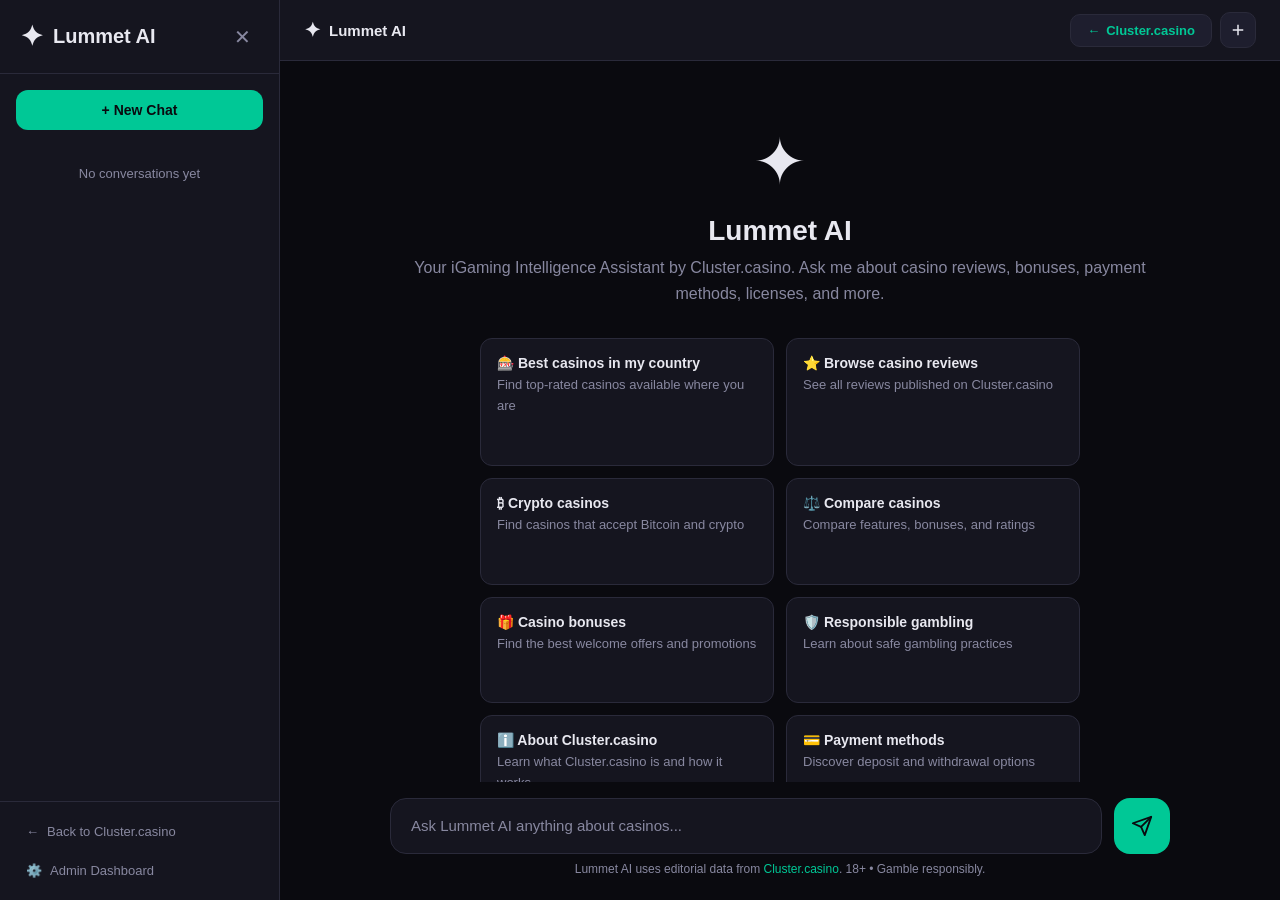
<file: en/lummet/index.html>
<!DOCTYPE html>
<html lang="en">
<head>
  <meta charset="UTF-8">
  <meta name="viewport" content="width=device-width, initial-scale=1.0">
  <title>Lummet AI — Your iGaming Intelligence Assistant | Cluster.casino</title>
  <meta name="description" content="Lummet AI by Cluster.casino — Explore casino reviews, compare casinos, check bonuses, and discover the best iGaming options.">
  <link rel="icon" href="data:image/svg+xml,<svg xmlns='http://www.w3.org/2000/svg' viewBox='0 0 100 100'><text y='.9em' font-size='90'>✦</text></svg>">
  <style>
    * { margin: 0; padding: 0; box-sizing: border-box; }
    :root {
      --bg: #0a0a0f; --surface: #15151f; --surface-2: #1e1e2e; --border: #2a2a3a;
      --text: #e8e8f0; --text-muted: #8888a0; --accent: #00C896; --accent-hover: #00A67E;
      --radius: 12px; --font: -apple-system, BlinkMacSystemFont, 'Segoe UI', Roboto, sans-serif;
      --sidebar-w: 280px;
    }
    body { background: var(--bg); color: var(--text); font-family: var(--font); height: 100vh; overflow: hidden; }
    a { color: var(--accent); text-decoration: none; }
    a:hover { text-decoration: underline; }

    .app { display: flex; height: 100vh; }

    /* ── Sidebar ── */
    .sidebar { width: var(--sidebar-w); background: var(--surface); border-right: 1px solid var(--border); display: flex; flex-direction: column; flex-shrink: 0; transition: transform 0.3s; }
    .sidebar-header { padding: 20px; border-bottom: 1px solid var(--border); display: flex; align-items: center; justify-content: space-between; }
    .sidebar-header h1 { font-size: 20px; font-weight: 700; display: flex; align-items: center; gap: 10px; }
    .sidebar-header h1 span { font-size: 28px; }
    .sidebar-close { background: none; border: none; color: var(--text-muted); font-size: 20px; cursor: pointer; padding: 4px 8px; border-radius: 6px; }
    .sidebar-close:hover { background: var(--surface-2); color: var(--text); }
    .new-chat-btn { margin: 16px; padding: 12px; background: var(--accent); border: none; border-radius: var(--radius); color: #0a0a0f; font-size: 14px; font-weight: 600; cursor: pointer; transition: background 0.2s; }
    .new-chat-btn:hover { background: var(--accent-hover); }
    .chat-list { flex: 1; overflow-y: auto; padding: 8px; }
    .chat-list::-webkit-scrollbar { width: 6px; }
    .chat-list::-webkit-scrollbar-thumb { background: var(--border); border-radius: 3px; }
    .chat-item { padding: 12px; border-radius: 10px; cursor: pointer; margin-bottom: 4px; font-size: 13px; color: var(--text-muted); transition: background 0.2s; white-space: nowrap; overflow: hidden; text-overflow: ellipsis; }
    .chat-item:hover { background: var(--surface-2); color: var(--text); }
    .chat-item.active { background: var(--surface-2); color: var(--text); }
    .sidebar-footer { padding: 12px 16px; border-top: 1px solid var(--border); }
    .back-link { display: flex; align-items: center; gap: 8px; padding: 10px; border-radius: 10px; cursor: pointer; font-size: 13px; color: var(--text-muted); transition: background 0.2s; text-decoration: none; }
    .back-link:hover { background: var(--surface-2); color: var(--accent); text-decoration: none; }
    .admin-link { display: flex; align-items: center; gap: 8px; padding: 10px; border-radius: 10px; cursor: pointer; font-size: 13px; color: var(--text-muted); transition: background 0.2s; }
    .admin-link:hover { background: var(--surface-2); color: var(--text); }

    /* ── Main ── */
    .main { flex: 1; display: flex; flex-direction: column; position: relative; }
    .header { padding: 12px 24px; border-bottom: 1px solid var(--border); display: flex; align-items: center; justify-content: space-between; background: var(--surface); }
    .header-title { font-size: 15px; font-weight: 600; display: flex; align-items: center; gap: 8px; }
    .header-title span { font-size: 20px; }
    .header-actions { display: flex; gap: 8px; align-items: center; }
    .icon-btn { background: var(--surface-2); border: 1px solid var(--border); color: var(--text); width: 36px; height: 36px; border-radius: 10px; cursor: pointer; font-size: 16px; display: flex; align-items: center; justify-content: center; transition: all 0.2s; }
    .icon-btn:hover { background: var(--border); }
    .menu-toggle { display: none; }
    .back-btn { background: var(--surface-2); border: 1px solid var(--border); color: var(--accent); padding: 8px 16px; border-radius: 10px; font-size: 13px; font-weight: 600; cursor: pointer; text-decoration: none; display: flex; align-items: center; gap: 6px; transition: all 0.2s; }
    .back-btn:hover { background: var(--accent); color: #0a0a0f; text-decoration: none; }

    /* ── Messages ── */
    .messages { flex: 1; overflow-y: auto; padding: 24px; scroll-behavior: smooth; }
    .messages::-webkit-scrollbar { width: 6px; }
    .messages::-webkit-scrollbar-thumb { background: var(--border); border-radius: 3px; }
    .message { max-width: 780px; margin: 0 auto 24px; display: flex; gap: 16px; animation: fadeIn 0.3s ease; }
    @keyframes fadeIn { from { opacity: 0; transform: translateY(10px); } to { opacity: 1; transform: translateY(0); } }
    .avatar { width: 36px; height: 36px; border-radius: 50%; flex-shrink: 0; display: flex; align-items: center; justify-content: center; font-size: 18px; }
    .avatar-ai { background: var(--accent); color: #0a0a0f; }
    .avatar-user { background: var(--surface-2); color: var(--text-muted); }
    .message-content { flex: 1; padding-top: 6px; }
    .message-content .name { font-size: 14px; font-weight: 600; margin-bottom: 4px; }
    .message-content .text { font-size: 15px; line-height: 1.7; color: var(--text); }
    .message-content .text p { margin-bottom: 12px; }
    .message-content .text ul, .message-content .text ol { margin: 8px 0 12px; padding-left: 24px; }
    .message-content .text li { margin: 4px 0; }
    .message-content .text strong { color: #fff; }
    .message-content .text code { background: rgba(255,255,255,0.1); padding: 2px 6px; border-radius: 4px; font-size: 13px; }
    .message-content .text pre { background: rgba(0,0,0,0.3); padding: 12px; border-radius: 8px; overflow-x: auto; margin: 8px 0; }
    .message-content .text a { color: var(--accent); }

    /* ── Welcome ── */
    .welcome { max-width: 780px; margin: 0 auto; padding: 40px 24px; text-align: center; }
    .welcome-icon { font-size: 64px; margin-bottom: 16px; }
    .welcome h2 { font-size: 28px; font-weight: 700; margin-bottom: 8px; }
    .welcome p { font-size: 16px; color: var(--text-muted); margin-bottom: 32px; line-height: 1.6; }
    .suggestions { display: grid; grid-template-columns: 1fr 1fr; gap: 12px; max-width: 600px; margin: 0 auto; }
    .suggestion-card { background: var(--surface); border: 1px solid var(--border); border-radius: var(--radius); padding: 16px; cursor: pointer; text-align: left; transition: all 0.2s; }
    .suggestion-card:hover { background: var(--surface-2); border-color: var(--accent); }
    .suggestion-card h3 { font-size: 14px; font-weight: 600; margin-bottom: 4px; }
    .suggestion-card p { font-size: 13px; color: var(--text-muted); }

    /* ── Typing ── */
    .typing { display: flex; gap: 4px; padding: 8px 0; }
    .typing-dot { width: 8px; height: 8px; border-radius: 50%; background: var(--text-muted); animation: bounce 1.4s infinite; }
    .typing-dot:nth-child(2) { animation-delay: 0.2s; }
    .typing-dot:nth-child(3) { animation-delay: 0.4s; }
    @keyframes bounce { 0%,60%,100% { transform: translateY(0); opacity: 0.4; } 30% { transform: translateY(-8px); opacity: 1; } }

    /* ── Input ── */
    .input-area { padding: 16px 24px 24px; }
    .input-wrapper { max-width: 780px; margin: 0 auto; display: flex; gap: 12px; align-items: flex-end; }
    .input-box { flex: 1; background: var(--surface); border: 1px solid var(--border); border-radius: 16px; padding: 16px 20px; color: var(--text); font-size: 15px; font-family: inherit; resize: none; max-height: 200px; min-height: 56px; outline: none; transition: border-color 0.2s; line-height: 1.5; }
    .input-box:focus { border-color: var(--accent); }
    .input-box::placeholder { color: var(--text-muted); }
    .send-btn { background: var(--accent); border: none; color: #0a0a0f; width: 56px; height: 56px; border-radius: 16px; cursor: pointer; display: flex; align-items: center; justify-content: center; transition: all 0.2s; flex-shrink: 0; }
    .send-btn:hover { background: var(--accent-hover); }
    .send-btn:disabled { opacity: 0.5; cursor: not-allowed; }
    .send-btn svg { width: 22px; height: 22px; }
    .input-hint { text-align: center; font-size: 12px; color: var(--text-muted); margin-top: 8px; max-width: 780px; margin-left: auto; margin-right: auto; }
    .input-hint a { color: var(--accent); }

    /* ── Admin Panel ── */
    .admin-overlay { position: fixed; inset: 0; background: var(--bg); z-index: 100; display: none; flex-direction: column; }
    .admin-overlay.open { display: flex; }
    .admin-header { padding: 16px 24px; border-bottom: 1px solid var(--border); display: flex; align-items: center; justify-content: space-between; background: var(--surface); }
    .admin-header h2 { font-size: 18px; font-weight: 700; display: flex; align-items: center; gap: 8px; }
    .admin-body { flex: 1; display: flex; overflow: hidden; }
    .admin-nav { width: 240px; background: var(--surface); border-right: 1px solid var(--border); padding: 16px; overflow-y: auto; }
    .admin-nav-item { padding: 12px; border-radius: 10px; cursor: pointer; font-size: 14px; color: var(--text-muted); margin-bottom: 4px; transition: all 0.2s; display: flex; align-items: center; gap: 8px; }
    .admin-nav-item:hover { background: var(--surface-2); color: var(--text); }
    .admin-nav-item.active { background: var(--accent); color: #0a0a0f; }
    .admin-content { flex: 1; overflow-y: auto; padding: 24px; }
    .admin-section { display: none; }
    .admin-section.active { display: block; }
    .admin-section h3 { font-size: 20px; font-weight: 700; margin-bottom: 16px; }
    .admin-card { background: var(--surface); border: 1px solid var(--border); border-radius: var(--radius); padding: 20px; margin-bottom: 16px; }
    .admin-card h4 { font-size: 16px; font-weight: 600; margin-bottom: 12px; }
    .cmd-console { background: var(--surface); border: 1px solid var(--border); border-radius: var(--radius); padding: 20px; margin-bottom: 16px; }
    .cmd-console h4 { font-size: 16px; font-weight: 600; margin-bottom: 8px; }
    .cmd-console p { font-size: 13px; color: var(--text-muted); margin-bottom: 12px; }
    .cmd-input { width: 100%; background: var(--bg); border: 1px solid var(--border); border-radius: 10px; padding: 14px; color: var(--text); font-size: 14px; font-family: inherit; resize: vertical; min-height: 80px; outline: none; margin-bottom: 12px; }
    .cmd-input:focus { border-color: var(--accent); }
    .cmd-btn { background: var(--accent); border: none; color: #0a0a0f; padding: 10px 20px; border-radius: 10px; font-size: 14px; font-weight: 600; cursor: pointer; }
    .cmd-btn:hover { background: var(--accent-hover); }
    .cmd-output { margin-top: 16px; padding: 14px; background: var(--bg); border: 1px solid var(--border); border-radius: 10px; font-size: 14px; line-height: 1.6; white-space: pre-wrap; max-height: 400px; overflow-y: auto; }
    .cmd-output:empty { display: none; }
    .data-table { width: 100%; border-collapse: collapse; }
    .data-table th, .data-table td { padding: 12px; text-align: left; border-bottom: 1px solid var(--border); font-size: 13px; }
    .data-table th { color: var(--text-muted); font-weight: 600; }
    .data-table tr:hover { background: var(--surface-2); }
    .login-overlay { position: fixed; inset: 0; background: var(--bg); z-index: 200; display: none; align-items: center; justify-content: center; }
    .login-overlay.show { display: flex; }
    .login-box { background: var(--surface); border: 1px solid var(--border); border-radius: 20px; padding: 40px; width: 400px; max-width: 90vw; }
    .login-box h2 { font-size: 24px; font-weight: 700; text-align: center; margin-bottom: 8px; }
    .login-box p { font-size: 14px; color: var(--text-muted); text-align: center; margin-bottom: 24px; }
    .login-input { width: 100%; background: var(--bg); border: 1px solid var(--border); border-radius: 10px; padding: 14px; color: var(--text); font-size: 14px; font-family: inherit; outline: none; margin-bottom: 12px; }
    .login-input:focus { border-color: var(--accent); }
    .login-btn { width: 100%; background: var(--accent); border: none; color: #0a0a0f; padding: 14px; border-radius: 10px; font-size: 15px; font-weight: 600; cursor: pointer; }
    .login-btn:hover { background: var(--accent-hover); }
    .login-error { color: #ef4444; font-size: 13px; text-align: center; margin-top: 8px; display: none; }
    .toast { position: fixed; bottom: 24px; right: 24px; background: var(--surface-2); border: 1px solid var(--border); border-radius: 12px; padding: 14px 20px; font-size: 14px; z-index: 300; transform: translateY(100px); opacity: 0; transition: all 0.3s; }
    .toast.show { transform: translateY(0); opacity: 1; }

    /* ── Responsive ── */
    @media (max-width: 768px) {
      .sidebar { position: fixed; left: 0; top: 0; height: 100vh; z-index: 50; transform: translateX(-100%); }
      .sidebar.open { transform: translateX(0); }
      .menu-toggle { display: flex; }
      .suggestions { grid-template-columns: 1fr; }
      .admin-nav { display: none; }
      .admin-content { padding: 16px; }
    }
    @media (prefers-reduced-motion: reduce) { * { animation: none !important; transition: none !important; } }
  </style>
</head>
<body>
  <div class="app">
    <!-- Sidebar -->
    <div class="sidebar" id="sidebar">
      <div class="sidebar-header">
        <h1><span>✦</span> Lummet AI</h1>
        <button class="sidebar-close" onclick="toggleSidebar(false)" aria-label="Close sidebar">✕</button>
      </div>
      <button class="new-chat-btn" onclick="newChat()">+ New Chat</button>
      <div class="chat-list" id="chatList"></div>
      <div class="sidebar-footer">
        <a href="https://cluster.casino" class="back-link">
          <span>←</span> Back to Cluster.casino
        </a>
        <div class="admin-link" onclick="openAdmin()" style="margin-top: 4px;">
          <span>⚙️</span> Admin Dashboard
        </div>
      </div>
    </div>

    <!-- Main Chat -->
    <div class="main">
      <div class="header">
        <button class="icon-btn menu-toggle" onclick="toggleSidebar()" aria-label="Menu">
          <svg width="20" height="20" viewBox="0 0 24 24" fill="none" stroke="currentColor" stroke-width="2"><line x1="3" y1="12" x2="21" y2="12"/><line x1="3" y1="6" x2="21" y2="6"/><line x1="3" y1="18" x2="21" y2="18"/></svg>
        </button>
        <div class="header-title"><span>✦</span> Lummet AI</div>
        <div class="header-actions">
          <a href="https://cluster.casino" class="back-btn">
            <span>←</span> Cluster.casino
          </a>
          <button class="icon-btn" onclick="newChat()" title="New chat" aria-label="New chat">
            <svg width="18" height="18" viewBox="0 0 24 24" fill="none" stroke="currentColor" stroke-width="2"><path d="M12 5v14M5 12h14"/></svg>
          </button>
        </div>
      </div>

      <div class="messages" id="messages">
        <div class="welcome" id="welcome">
          <div class="welcome-icon">✦</div>
          <h2>Lummet AI</h2>
          <p>Your iGaming Intelligence Assistant by Cluster.casino. Ask me about casino reviews, bonuses, payment methods, licenses, and more.</p>
          <div class="suggestions">
            <div class="suggestion-card" onclick="sendSuggestion('Show me the best casinos available in my country')">
              <h3>🎰 Best casinos in my country</h3>
              <p>Find top-rated casinos available where you are</p>
            </div>
            <div class="suggestion-card" onclick="sendSuggestion('What casino reviews are available?')">
              <h3>⭐ Browse casino reviews</h3>
              <p>See all reviews published on Cluster.casino</p>
            </div>
            <div class="suggestion-card" onclick="sendSuggestion('Which casinos support crypto payments?')">
              <h3>₿ Crypto casinos</h3>
              <p>Find casinos that accept Bitcoin and crypto</p>
            </div>
            <div class="suggestion-card" onclick="sendSuggestion('Compare Stake and BC.Game')">
              <h3>⚖️ Compare casinos</h3>
              <p>Compare features, bonuses, and ratings</p>
            </div>
            <div class="suggestion-card" onclick="sendSuggestion('What bonuses are available?')">
              <h3>🎁 Casino bonuses</h3>
              <p>Find the best welcome offers and promotions</p>
            </div>
            <div class="suggestion-card" onclick="sendSuggestion('Tell me about responsible gambling')">
              <h3>🛡️ Responsible gambling</h3>
              <p>Learn about safe gambling practices</p>
            </div>
            <div class="suggestion-card" onclick="sendSuggestion('What is Cluster.casino?')">
              <h3>ℹ️ About Cluster.casino</h3>
              <p>Learn what Cluster.casino is and how it works</p>
            </div>
            <div class="suggestion-card" onclick="sendSuggestion('What payment methods do casinos support?')">
              <h3>💳 Payment methods</h3>
              <p>Discover deposit and withdrawal options</p>
            </div>
          </div>
        </div>
      </div>

      <div class="input-area">
        <div class="input-wrapper">
          <textarea class="input-box" id="input" placeholder="Ask Lummet AI anything about casinos..." rows="1" aria-label="Message input"></textarea>
          <button class="send-btn" id="sendBtn" onclick="sendMessage()" aria-label="Send message">
            <svg viewBox="0 0 24 24" fill="none" stroke="currentColor" stroke-width="2" stroke-linecap="round" stroke-linejoin="round"><line x1="22" y1="2" x2="11" y2="13"/><polygon points="22 2 15 22 11 13 2 9 22 2"/></svg>
          </button>
        </div>
        <div class="input-hint">Lummet AI uses editorial data from <a href="https://cluster.casino">Cluster.casino</a>. 18+ • Gamble responsibly.</div>
      </div>
    </div>
  </div>

  <!-- Admin Overlay -->
  <div class="admin-overlay" id="adminOverlay">
    <div class="admin-header">
      <h2><span>⚙️</span> Lummet Admin</h2>
      <button class="icon-btn" onclick="closeAdmin()" aria-label="Close admin">✕</button>
    </div>
    <div class="admin-body">
      <div class="admin-nav" id="adminNav">
        <div class="admin-nav-item active" data-section="console" onclick="switchAdminSection('console')">🤖 AI Command Console</div>
        <div class="admin-nav-item" data-section="casinos" onclick="switchAdminSection('casinos')">🎰 Casinos</div>
        <div class="admin-nav-item" data-section="reviews" onclick="switchAdminSection('reviews')">⭐ Reviews</div>
        <div class="admin-nav-item" data-section="news" onclick="switchAdminSection('news')">📰 News</div>
        <div class="admin-nav-item" data-section="pages" onclick="switchAdminSection('pages')">📄 Pages</div>
        <div class="admin-nav-item" data-section="tools" onclick="switchAdminSection('tools')">🛠️ AI Tools</div>
      </div>
      <div class="admin-content">
        <div class="admin-section active" id="section-console">
          <h3>AI Command Console</h3>
          <div class="cmd-console">
            <h4>Natural Language Commands</h4>
            <p>Manage your entire backend using plain English. The AI understands your database schema and executes actions safely.</p>
            <textarea class="cmd-input" id="cmdInput" placeholder="Try: 'Publish all casinos that have a rating above 4' or 'Create a new casino called Lucky Block with a 100% welcome bonus'"></textarea>
            <button class="cmd-btn" onclick="executeCommand()">Execute</button>
            <div class="cmd-output" id="cmdOutput"></div>
          </div>
          <div class="admin-card">
            <h4>Example Commands</h4>
            <p style="font-size:13px;color:var(--text-muted);line-height:1.8;">
              • "Show me all unpublished casinos"<br>
              • "Publish all casinos with rating above 4"<br>
              • "Create a casino called Mega Dice with 200% bonus and Curacao license"<br>
              • "Update Stake's rating to 4.5"<br>
              • "Delete all news older than 2025"<br>
              • "Generate a review for BC.Game"<br>
              • "Generate SEO meta for all casinos without SEO titles"<br>
              • "Make Stake featured"
            </p>
          </div>
        </div>
        <div class="admin-section" id="section-casinos">
          <h3>Casinos</h3>
          <div class="admin-card">
            <h4>AI Casino Manager</h4>
            <p style="font-size:13px;color:var(--text-muted);margin-bottom:12px;">Create, update, or search casinos using natural language.</p>
            <textarea class="cmd-input" id="casinoCmdInput" placeholder="e.g. 'Create a new casino called Roobet with 100% bonus'"></textarea>
            <button class="cmd-btn" onclick="executeCasinoCommand()">Execute</button>
            <div class="cmd-output" id="casinoCmdOutput"></div>
          </div>
          <div class="admin-card">
            <h4>All Casinos</h4>
            <table class="data-table" id="casinosTable">
              <thead><tr><th>Name</th><th>Slug</th><th>Rating</th><th>Bonus</th><th>Published</th><th>Featured</th><th>Actions</th></tr></thead>
              <tbody id="casinosTableBody"></tbody>
            </table>
          </div>
        </div>
        <div class="admin-section" id="section-reviews">
          <h3>Reviews</h3>
          <div class="admin-card">
            <h4>AI Review Generator</h4>
            <p style="font-size:13px;color:var(--text-muted);margin-bottom:12px;">Generate full casino reviews with AI.</p>
            <input class="login-input" id="reviewCasinoName" placeholder="Casino name (e.g. Stake)">
            <input class="login-input" id="reviewCountry" placeholder="Country code (e.g. RW)" style="margin-bottom:12px;">
            <button class="cmd-btn" onclick="generateReview()">Generate Review</button>
            <div class="cmd-output" id="reviewOutput"></div>
          </div>
          <div class="admin-card">
            <h4>All Reviews</h4>
            <table class="data-table" id="reviewsTable">
              <thead><tr><th>Title</th><th>Casino</th><th>Rating</th><th>Published</th><th>Actions</th></tr></thead>
              <tbody id="reviewsTableBody"></tbody>
            </table>
          </div>
        </div>
        <div class="admin-section" id="section-news">
          <h3>News</h3>
          <div class="admin-card">
            <h4>AI News Manager</h4>
            <p style="font-size:13px;color:var(--text-muted);margin-bottom:12px;">Manage news articles with AI commands.</p>
            <textarea class="cmd-input" id="newsCmdInput" placeholder="e.g. 'Publish all news'"></textarea>
            <button class="cmd-btn" onclick="executeNewsCommand()">Execute</button>
            <div class="cmd-output" id="newsCmdOutput"></div>
          </div>
          <div class="admin-card">
            <h4>All News</h4>
            <table class="data-table" id="newsTable">
              <thead><tr><th>Title</th><th>Published</th><th>Date</th><th>Actions</th></tr></thead>
              <tbody id="newsTableBody"></tbody>
            </table>
          </div>
        </div>
        <div class="admin-section" id="section-pages">
          <h3>Pages</h3>
          <div class="admin-card">
            <h4>All Pages</h4>
            <table class="data-table" id="pagesTable">
              <thead><tr><th>Title</th><th>Slug</th><th>Type</th><th>Published</th><th>Actions</th></tr></thead>
              <tbody id="pagesTableBody"></tbody>
            </table>
          </div>
        </div>
        <div class="admin-section" id="section-tools">
          <h3>AI Tools</h3>
          <div class="admin-card">
            <h4>Bulk SEO Generation</h4>
            <p style="font-size:13px;color:var(--text-muted);margin-bottom:12px;">Generate SEO titles and meta descriptions for all casinos missing them.</p>
            <button class="cmd-btn" onclick="bulkGenerateSEO()">Run Bulk SEO</button>
            <div class="cmd-output" id="seoOutput"></div>
          </div>
          <div class="admin-card">
            <h4>Bulk FAQ Generation</h4>
            <p style="font-size:13px;color:var(--text-muted);margin-bottom:12px;">Generate FAQs for all casinos.</p>
            <button class="cmd-btn" onclick="bulkGenerateFAQs()">Run Bulk FAQ</button>
            <div class="cmd-output" id="faqOutput"></div>
          </div>
          <div class="admin-card">
            <h4>Bulk Review Generation</h4>
            <p style="font-size:13px;color:var(--text-muted);margin-bottom:12px;">Generate full reviews for all casinos that don't have one.</p>
            <button class="cmd-btn" onclick="bulkGenerateReviews()">Run Bulk Reviews</button>
            <div class="cmd-output" id="bulkReviewOutput"></div>
          </div>
        </div>
      </div>
    </div>
  </div>

  <!-- Login Overlay -->
  <div class="login-overlay" id="loginOverlay">
    <div class="login-box">
      <h2>🔒 Lummet Admin</h2>
      <p>Sign in to manage Cluster.casino</p>
      <input class="login-input" id="loginEmail" type="email" placeholder="Email" onkeydown="if(event.key==='Enter')document.getElementById('loginPassword').focus()">
      <input class="login-input" id="loginPassword" type="password" placeholder="Password" onkeydown="if(event.key==='Enter')doLogin()">
      <button class="login-btn" onclick="doLogin()">Sign In</button>
      <div class="login-error" id="loginError">Invalid credentials</div>
    </div>
  </div>

  <!-- Toast -->
  <div class="toast" id="toast"></div>

  <script>
    let sessionId = 'lummet-' + Date.now() + '-' + Math.random().toString(36).slice(2,10);
    let isStreaming = false;
    let adminToken = sessionStorage.getItem('lummetAdminToken') || null;
    let conversations = JSON.parse(localStorage.getItem('lummetConversations') || '[]');

    document.getElementById('input').addEventListener('keydown', e => {
      if (e.key === 'Enter' && !e.shiftKey) { e.preventDefault(); sendMessage(); }
    });
    document.getElementById('input').addEventListener('input', function() {
      this.style.height = 'auto';
      this.style.height = Math.min(this.scrollHeight, 200) + 'px';
    });
    renderChatList();

    function sendSuggestion(text) { document.getElementById('input').value = text; sendMessage(); }

    async function sendMessage() {
      const input = document.getElementById('input');
      const text = input.value.trim();
      if (!text || isStreaming) return;
      const welcome = document.getElementById('welcome');
      if (welcome) welcome.remove();
      addMessage(text, 'user');
      input.value = '';
      input.style.height = 'auto';
      input.disabled = true;
      document.getElementById('sendBtn').disabled = true;
      isStreaming = true;
      showTyping();
      try {
        const response = await fetch('/api/chat/stream', {
          method: 'POST',
          headers: { 'Content-Type': 'application/json' },
          body: JSON.stringify({ message: text, session_id: sessionId })
        });
        if (!response.ok) throw new Error('Stream failed');
        const contentType = response.headers.get('Content-Type') || '';
        if (contentType.includes('text/event-stream')) {
          await handleStream(response);
        } else {
          const data = await response.json();
          hideTyping();
          addMessage(data.answer || 'Sorry, I could not generate a response.', 'ai');
        }
      } catch (error) {
        console.error('Stream error:', error);
        hideTyping();
        try {
          const response = await fetch('/api/chat', {
            method: 'POST',
            headers: { 'Content-Type': 'application/json' },
            body: JSON.stringify({ message: text, session_id: sessionId })
          });
          const data = await response.json();
          addMessage(data.answer || 'Sorry, something went wrong.', 'ai');
        } catch (e) {
          addMessage('Sorry, something went wrong. Please try again.', 'ai');
        }
      } finally {
        isStreaming = false;
        input.disabled = false;
        document.getElementById('sendBtn').disabled = false;
        input.focus();
        saveConversation(text);
      }
    }

    async function handleStream(response) {
      hideTyping();
      const messagesEl = document.getElementById('messages');
      const msg = document.createElement('div');
      msg.className = 'message';
      msg.innerHTML = '<div class="avatar avatar-ai">✦</div><div class="message-content"><div class="name">Lummet AI</div><div class="text" id="streamingText"></div></div>';
      messagesEl.appendChild(msg);
      const textEl = msg.querySelector('#streamingText');
      textEl.id = '';
      const reader = response.body.getReader();
      const decoder = new TextDecoder();
      let buffer = '', fullText = '';
      while (true) {
        const { done, value } = await reader.read();
        if (done) break;
        buffer += decoder.decode(value, { stream: true });
        const lines = buffer.split('\n');
        buffer = lines.pop();
        for (const line of lines) {
          if (line.startsWith('data: ')) {
            try {
              const data = JSON.parse(line.slice(6));
              if (data.type === 'delta') {
                fullText += data.content;
                textEl.innerHTML = renderMarkdown(fullText);
                scrollToBottom();
              } else if (data.type === 'done') {
                if (data.sessionId) sessionId = data.sessionId;
              } else if (data.type === 'error') {
                textEl.innerHTML = renderMarkdown(data.content || 'An error occurred.');
              }
            } catch {}
          }
        }
      }
      saveConversation('', fullText);
    }

    function addMessage(text, type) {
      const messagesEl = document.getElementById('messages');
      const msg = document.createElement('div');
      msg.className = 'message';
      const avatarClass = type === 'ai' ? 'avatar-ai' : 'avatar-user';
      const name = type === 'ai' ? 'Lummet AI' : 'You';
      const icon = type === 'ai' ? '✦' : '👤';
      msg.innerHTML = `<div class="avatar ${avatarClass}">${icon}</div><div class="message-content"><div class="name">${name}</div><div class="text">${type === 'ai' ? renderMarkdown(text) : escapeHtml(text)}</div></div>`;
      messagesEl.appendChild(msg);
      scrollToBottom();
    }

    function showTyping() {
      const messagesEl = document.getElementById('messages');
      const msg = document.createElement('div');
      msg.className = 'message';
      msg.id = 'typingIndicator';
      msg.innerHTML = '<div class="avatar avatar-ai">✦</div><div class="message-content"><div class="name">Lummet AI</div><div class="typing"><div class="typing-dot"></div><div class="typing-dot"></div><div class="typing-dot"></div></div></div>';
      messagesEl.appendChild(msg);
      scrollToBottom();
    }

    function hideTyping() {
      const t = document.getElementById('typingIndicator');
      if (t) t.remove();
    }

    function scrollToBottom() {
      const m = document.getElementById('messages');
      m.scrollTop = m.scrollHeight;
    }

    function newChat() {
      sessionId = 'lummet-' + Date.now() + '-' + Math.random().toString(36).slice(2,10);
      const messagesEl = document.getElementById('messages');
      messagesEl.innerHTML = `
        <div class="welcome" id="welcome">
          <div class="welcome-icon">✦</div>
          <h2>Lummet AI</h2>
          <p>Your iGaming Intelligence Assistant by Cluster.casino. Ask me about casino reviews, bonuses, payment methods, licenses, and more.</p>
          <div class="suggestions">
            <div class="suggestion-card" onclick="sendSuggestion('Show me the best casinos available in my country')"><h3>🎰 Best casinos in my country</h3><p>Find top-rated casinos available where you are</p></div>
            <div class="suggestion-card" onclick="sendSuggestion('What casino reviews are available?')"><h3>⭐ Browse casino reviews</h3><p>See all reviews published on Cluster.casino</p></div>
            <div class="suggestion-card" onclick="sendSuggestion('Which casinos support crypto payments?')"><h3>₿ Crypto casinos</h3><p>Find casinos that accept Bitcoin and crypto</p></div>
            <div class="suggestion-card" onclick="sendSuggestion('Compare Stake and BC.Game')"><h3>⚖️ Compare casinos</h3><p>Compare features, bonuses, and ratings</p></div>
            <div class="suggestion-card" onclick="sendSuggestion('What bonuses are available?')"><h3>🎁 Casino bonuses</h3><p>Find the best welcome offers and promotions</p></div>
            <div class="suggestion-card" onclick="sendSuggestion('Tell me about responsible gambling')"><h3>🛡️ Responsible gambling</h3><p>Learn about safe gambling practices</p></div>
            <div class="suggestion-card" onclick="sendSuggestion('What is Cluster.casino?')"><h3>ℹ️ About Cluster.casino</h3><p>Learn what Cluster.casino is and how it works</p></div>
            <div class="suggestion-card" onclick="sendSuggestion('What payment methods do casinos support?')"><h3>💳 Payment methods</h3><p>Discover deposit and withdrawal options</p></div>
          </div>
        </div>`;
      document.getElementById('input').focus();
      if (window.innerWidth <= 768) toggleSidebar(false);
    }

    function saveConversation(userMsg, aiMsg) {
      const title = userMsg || (conversations[0]?.title) || 'New Chat';
      const existing = conversations.find(c => c.sessionId === sessionId);
      if (existing) {
        existing.lastMessage = aiMsg || existing.lastMessage;
        existing.timestamp = Date.now();
      } else {
        conversations.unshift({ sessionId, title: title.substring(0, 40), lastMessage: aiMsg || '', timestamp: Date.now() });
      }
      conversations = conversations.slice(0, 20);
      localStorage.setItem('lummetConversations', JSON.stringify(conversations));
      renderChatList();
    }

    function renderChatList() {
      const list = document.getElementById('chatList');
      if (conversations.length === 0) {
        list.innerHTML = '<div style="padding:12px;font-size:13px;color:var(--text-muted);text-align:center;">No conversations yet</div>';
        return;
      }
      list.innerHTML = conversations.map(c => `<div class="chat-item" onclick="loadConversation('${c.sessionId}')">${escapeHtml(c.title)}</div>`).join('');
    }

    function loadConversation(sid) {
      sessionId = sid;
      newChat();
      showToast('Conversation loaded. Continue chatting.');
      if (window.innerWidth <= 768) toggleSidebar(false);
    }

    function toggleSidebar(forceState) {
      const sidebar = document.getElementById('sidebar');
      if (forceState === false) sidebar.classList.remove('open');
      else if (forceState === true) sidebar.classList.add('open');
      else sidebar.classList.toggle('open');
    }

    function openAdmin() {
      if (!adminToken) { document.getElementById('loginOverlay').classList.add('show'); return; }
      document.getElementById('adminOverlay').classList.add('open');
      loadAdminData();
    }

    function closeAdmin() { document.getElementById('adminOverlay').classList.remove('open'); }

    async function doLogin() {
      const email = document.getElementById('loginEmail').value;
      const password = document.getElementById('loginPassword').value;
      if (!email || !password) return;
      try {
        const res = await fetch('/api/admin/login', {
          method: 'POST',
          headers: { 'Content-Type': 'application/json' },
          body: JSON.stringify({ email, password })
        });
        const data = await res.json();
        if (data.success) {
          adminToken = data.token;
          sessionStorage.setItem('lummetAdminToken', adminToken);
          document.getElementById('loginOverlay').classList.remove('show');
          document.getElementById('adminOverlay').classList.add('open');
          loadAdminData();
          showToast('Welcome back, admin!');
        } else {
          document.getElementById('loginError').style.display = 'block';
        }
      } catch (e) {
        document.getElementById('loginError').textContent = 'Login failed. Try again.';
        document.getElementById('loginError').style.display = 'block';
      }
    }

    function adminHeaders() {
      return { 'Content-Type': 'application/json', 'Authorization': 'Bearer ' + adminToken };
    }

    async function loadAdminData() { loadCasinos(); loadReviews(); loadNews(); loadPages(); }

    async function loadCasinos() {
      try {
        const res = await fetch('/api/admin/casinos', { headers: adminHeaders() });
        const data = await res.json();
        const tbody = document.getElementById('casinosTableBody');
        if (data.casinos && data.casinos.length > 0) {
          tbody.innerHTML = data.casinos.map(c => `<tr><td>${escapeHtml(c.name||'')}</td><td>${escapeHtml(c.slug||'')}</td><td>${c.rating||'0'}</td><td>${escapeHtml(c.bonus_title||'')}</td><td>${c.published?'✅':'❌'}</td><td>${c.featured?'⭐':''}</td><td><button class="cmd-btn" style="padding:4px 10px;font-size:12px;" onclick="togglePublish('casinos','${c.slug}')">${c.published?'Unpublish':'Publish'}</button></td></tr>`).join('');
        } else { tbody.innerHTML = '<tr><td colspan="7" style="color:var(--text-muted);">No casinos found</td></tr>'; }
      } catch (e) { console.error('Load casinos:', e); }
    }

    async function loadReviews() {
      try {
        const res = await fetch('/api/admin/reviews', { headers: adminHeaders() });
        const data = await res.json();
        const tbody = document.getElementById('reviewsTableBody');
        if (data.reviews && data.reviews.length > 0) {
          tbody.innerHTML = data.reviews.map(r => `<tr><td>${escapeHtml(r.title||'')}</td><td>${escapeHtml(r.casino_slug||'')}</td><td>${r.rating||'0'}</td><td>${r.published?'✅':'❌'}</td><td><button class="cmd-btn" style="padding:4px 10px;font-size:12px;" onclick="togglePublish('reviews','${r.slug}')">${r.published?'Unpublish':'Publish'}</button></td></tr>`).join('');
        } else { tbody.innerHTML = '<tr><td colspan="5" style="color:var(--text-muted);">No reviews found</td></tr>'; }
      } catch (e) { console.error('Load reviews:', e); }
    }

    async function loadNews() {
      try {
        const res = await fetch('/api/admin/news', { headers: adminHeaders() });
        const data = await res.json();
        const tbody = document.getElementById('newsTableBody');
        if (data.news && data.news.length > 0) {
          tbody.innerHTML = data.news.map(n => `<tr><td>${escapeHtml(n.title||'')}</td><td>${n.published?'✅':'❌'}</td><td>${n.created_at||''}</td><td><button class="cmd-btn" style="padding:4px 10px;font-size:12px;" onclick="togglePublish('news','${n.slug}')">${n.published?'Unpublish':'Publish'}</button></td></tr>`).join('');
        } else { tbody.innerHTML = '<tr><td colspan="4" style="color:var(--text-muted);">No news found</td></tr>'; }
      } catch (e) { console.error('Load news:', e); }
    }

    async function loadPages() {
      try {
        const res = await fetch('/api/admin/pages', { headers: adminHeaders() });
        const data = await res.json();
        const tbody = document.getElementById('pagesTableBody');
        if (data.pages && data.pages.length > 0) {
          tbody.innerHTML = data.pages.map(p => `<tr><td>${escapeHtml(p.title||'')}</td><td>${escapeHtml(p.slug||'')}</td><td>${escapeHtml(p.type||'')}</td><td>${p.published?'✅':'❌'}</td><td><button class="cmd-btn" style="padding:4px 10px;font-size:12px;" onclick="togglePublish('pages','${p.slug}')">${p.published?'Unpublish':'Publish'}</button></td></tr>`).join('');
        } else { tbody.innerHTML = '<tr><td colspan="5" style="color:var(--text-muted);">No pages found</td></tr>'; }
      } catch (e) { console.error('Load pages:', e); }
    }

    async function togglePublish(table, slug) {
      try {
        await fetch('/api/admin/toggle-publish', {
          method: 'POST', headers: adminHeaders(),
          body: JSON.stringify({ table, slug })
        });
        showToast('Updated successfully');
        loadAdminData();
      } catch (e) { showToast('Update failed'); }
    }

    function switchAdminSection(section) {
      document.querySelectorAll('.admin-nav-item').forEach(el => el.classList.remove('active'));
      document.querySelectorAll('.admin-section').forEach(el => el.classList.remove('active'));
      document.querySelector(`[data-section="${section}"]`).classList.add('active');
      document.getElementById('section-' + section).classList.add('active');
    }

    async function executeCommand() {
      const cmd = document.getElementById('cmdInput').value.trim();
      if (!cmd) return;
      const output = document.getElementById('cmdOutput');
      output.textContent = 'Executing...';
      try {
        const res = await fetch('/api/admin/ai-command', {
          method: 'POST', headers: adminHeaders(),
          body: JSON.stringify({ command: cmd })
        });
        const data = await res.json();
        output.textContent = data.result || data.error || 'Done.';
        loadAdminData();
      } catch (e) { output.textContent = 'Error: ' + e.message; }
    }

    async function executeCasinoCommand() {
      const cmd = document.getElementById('casinoCmdInput').value.trim();
      if (!cmd) return;
      const output = document.getElementById('casinoCmdOutput');
      output.textContent = 'Executing...';
      try {
        const res = await fetch('/api/admin/ai-command', {
          method: 'POST', headers: adminHeaders(),
          body: JSON.stringify({ command: cmd })
        });
        const data = await res.json();
        output.textContent = data.result || data.error || 'Done.';
        loadCasinos();
      } catch (e) { output.textContent = 'Error: ' + e.message; }
    }

    async function executeNewsCommand() {
      const cmd = document.getElementById('newsCmdInput').value.trim();
      if (!cmd) return;
      const output = document.getElementById('newsCmdOutput');
      output.textContent = 'Executing...';
      try {
        const res = await fetch('/api/admin/ai-command', {
          method: 'POST', headers: adminHeaders(),
          body: JSON.stringify({ command: cmd })
        });
        const data = await res.json();
        output.textContent = data.result || data.error || 'Done.';
        loadNews();
      } catch (e) { output.textContent = 'Error: ' + e.message; }
    }

    async function generateReview() {
      const name = document.getElementById('reviewCasinoName').value.trim();
      const country = document.getElementById('reviewCountry').value.trim() || 'RW';
      if (!name) return;
      const output = document.getElementById('reviewOutput');
      output.textContent = 'Generating review...';
      try {
        const res = await fetch('/api/admin/generate-review', {
          method: 'POST', headers: adminHeaders(),
          body: JSON.stringify({ casinoName: name, countryCode: country })
        });
        const data = await res.json();
        output.textContent = data.review || data.error || 'Generation failed.';
      } catch (e) { output.textContent = 'Error: ' + e.message; }
    }

    async function bulkGenerateSEO() {
      const output = document.getElementById('seoOutput');
      output.textContent = 'Running bulk SEO generation...';
      try {
        const res = await fetch('/api/admin/bulk-seo', { method: 'POST', headers: adminHeaders() });
        const data = await res.json();
        output.textContent = data.result || 'Done.';
      } catch (e) { output.textContent = 'Error: ' + e.message; }
    }

    async function bulkGenerateFAQs() {
      const output = document.getElementById('faqOutput');
      output.textContent = 'Running bulk FAQ generation...';
      try {
        const res = await fetch('/api/admin/bulk-faqs', { method: 'POST', headers: adminHeaders() });
        const data = await res.json();
        output.textContent = data.result || 'Done.';
      } catch (e) { output.textContent = 'Error: ' + e.message; }
    }

    async function bulkGenerateReviews() {
      const output = document.getElementById('bulkReviewOutput');
      output.textContent = 'Running bulk review generation...';
      try {
        const res = await fetch('/api/admin/bulk-reviews', { method: 'POST', headers: adminHeaders() });
        const data = await res.json();
        output.textContent = data.result || 'Done.';
      } catch (e) { output.textContent = 'Error: ' + e.message; }
    }

    function showToast(msg) {
      const t = document.getElementById('toast');
      t.textContent = msg;
      t.classList.add('show');
      setTimeout(() => t.classList.remove('show'), 3000);
    }

    function escapeHtml(text) {
      const d = document.createElement('div'); d.textContent = text; return d.innerHTML;
    }

    function renderMarkdown(text) {
      if (!text) return '';
      let html = escapeHtml(text);
      html = html.replace(/```(\w*)\n([\s\S]*?)```/g, (_,l,c) => `<pre><code>${c.trim()}</code></pre>`);
      html = html.replace(/`([^`]+)`/g, '<code>$1</code>');
      html = html.replace(/\*\*([^*]+)\*\*/g, '<strong>$1</strong>');
      html = html.replace(/\*([^*]+)\*/g, '<em>$1</em>');
      // Convert Markdown links while keeping trailing punctuation outside the href
      html = html.replace(
        /\[([^\]]+)\]\((https?:\/\/[^)\s]+?)([.,!?;:)]*)\)/g,
        '<a href="$2" target="_blank" rel="noopener">$1</a>$3'
      );
      
      // Auto-link plain URLs without including trailing sentence punctuation
      html = html.replace(
        /(?<!["'>])(https?:\/\/[^\s<>"']+?)([.,!?;:)]*)(?=\s|$|<)/g,
        '<a href="$1" target="_blank" rel="noopener">$1</a>$2'
      );
      html = html.replace(/^[\s]*[-*]\s+(.+)$/gm, '<li>$1</li>');
      html = html.replace(/(<li>.*<\/li>\n?)+/g, m => `<ul>${m}</ul>`);
      html = html.replace(/^\d+\.\s+(.+)$/gm, '<li>$1</li>');
      html = html.replace(/\n/g, '<br>');
      html = html.replace(/<br>(<(?:ul|pre|ol))/g, '$1');
      html = html.replace(/(<\/(?:ul|pre|ol)>)<br>/g, '$1');
      return html;
    }
  </script>
</body>
</html>
</file>
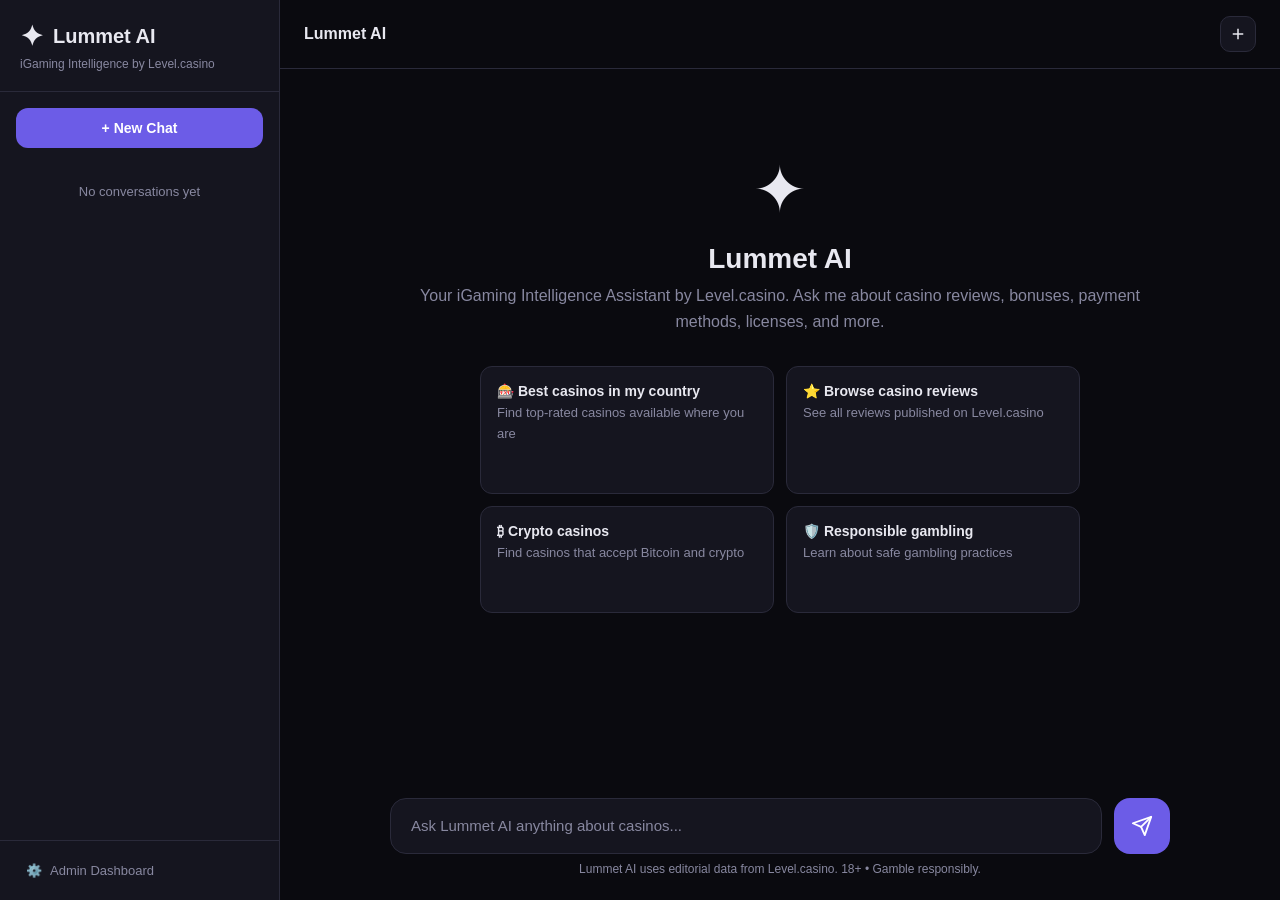
<file: en/lummet/oldindex.html>
<!DOCTYPE html>
<html lang="en">
<head>
  <meta charset="UTF-8">
  <meta name="viewport" content="width=device-width, initial-scale=1.0">
  <title>Lummet AI — Your iGaming Intelligence Assistant</title>
  <meta name="description" content="Lummet AI by Level.casino — Explore casino reviews, compare casinos, check bonuses, and discover the best iGaming options.">
  <link rel="icon" href="data:image/svg+xml,<svg xmlns='http://www.w3.org/2000/svg' viewBox='0 0 100 100'><text y='.9em' font-size='90'>✦</text></svg>">
  <style>
    * { margin: 0; padding: 0; box-sizing: border-box; }
    :root {
      --bg: #0a0a0f; --surface: #15151f; --surface-2: #1e1e2e; --border: #2a2a3a;
      --text: #e8e8f0; --text-muted: #8888a0; --accent: #6c5ce7; --accent-hover: #7d6ff0;
      --user-bg: #6c5ce7; --user-text: #fff; --ai-bg: #1e1e2e;
      --radius: 16px; --font: -apple-system, BlinkMacSystemFont, 'Segoe UI', Roboto, sans-serif;
      --sidebar-w: 280px;
    }
    body { background: var(--bg); color: var(--text); font-family: var(--font); height: 100vh; overflow: hidden; }
    a { color: #a29bfe; text-decoration: none; }
    a:hover { text-decoration: underline; }

    /* ── Layout ── */
    .app { display: flex; height: 100vh; }

    /* ── Sidebar ── */
    .sidebar { width: var(--sidebar-w); background: var(--surface); border-right: 1px solid var(--border); display: flex; flex-direction: column; flex-shrink: 0; transition: transform 0.3s; }
    .sidebar-header { padding: 20px; border-bottom: 1px solid var(--border); }
    .sidebar-header h1 { font-size: 20px; font-weight: 700; display: flex; align-items: center; gap: 10px; }
    .sidebar-header h1 span { font-size: 28px; }
    .sidebar-header p { font-size: 12px; color: var(--text-muted); margin-top: 4px; }
    .new-chat-btn { margin: 16px; padding: 12px; background: var(--accent); border: none; border-radius: 12px; color: white; font-size: 14px; font-weight: 600; cursor: pointer; transition: background 0.2s; }
    .new-chat-btn:hover { background: var(--accent-hover); }
    .chat-list { flex: 1; overflow-y: auto; padding: 8px; }
    .chat-list::-webkit-scrollbar { width: 6px; }
    .chat-list::-webkit-scrollbar-thumb { background: var(--border); border-radius: 3px; }
    .chat-item { padding: 12px; border-radius: 10px; cursor: pointer; margin-bottom: 4px; font-size: 13px; color: var(--text-muted); transition: background 0.2s; white-space: nowrap; overflow: hidden; text-overflow: ellipsis; }
    .chat-item:hover { background: var(--surface-2); color: var(--text); }
    .chat-item.active { background: var(--surface-2); color: var(--text); }
    .sidebar-footer { padding: 12px 16px; border-top: 1px solid var(--border); }
    .admin-link { display: flex; align-items: center; gap: 8px; padding: 10px; border-radius: 10px; cursor: pointer; font-size: 13px; color: var(--text-muted); transition: background 0.2s; }
    .admin-link:hover { background: var(--surface-2); color: var(--text); }

    /* ── Main ── */
    .main { flex: 1; display: flex; flex-direction: column; position: relative; }
    .header { padding: 16px 24px; border-bottom: 1px solid var(--border); display: flex; align-items: center; justify-content: space-between; }
    .header-title { font-size: 16px; font-weight: 600; }
    .header-actions { display: flex; gap: 8px; }
    .icon-btn { background: var(--surface); border: 1px solid var(--border); color: var(--text); width: 36px; height: 36px; border-radius: 10px; cursor: pointer; font-size: 16px; display: flex; align-items: center; justify-content: center; transition: all 0.2s; }
    .icon-btn:hover { background: var(--surface-2); }
    .menu-toggle { display: none; }

    /* ── Messages ── */
    .messages { flex: 1; overflow-y: auto; padding: 24px; scroll-behavior: smooth; }
    .messages::-webkit-scrollbar { width: 6px; }
    .messages::-webkit-scrollbar-thumb { background: var(--border); border-radius: 3px; }
    .message { max-width: 780px; margin: 0 auto 24px; display: flex; gap: 16px; animation: fadeIn 0.3s ease; }
    @keyframes fadeIn { from { opacity: 0; transform: translateY(10px); } to { opacity: 1; transform: translateY(0); } }
    .avatar { width: 36px; height: 36px; border-radius: 50%; flex-shrink: 0; display: flex; align-items: center; justify-content: center; font-size: 18px; }
    .avatar-ai { background: linear-gradient(135deg, #6c5ce7, #a29bfe); color: white; }
    .avatar-user { background: var(--surface-2); color: var(--text-muted); }
    .message-content { flex: 1; padding-top: 6px; }
    .message-content .name { font-size: 14px; font-weight: 600; margin-bottom: 4px; }
    .message-content .text { font-size: 15px; line-height: 1.7; color: var(--text); }
    .message-content .text p { margin-bottom: 12px; }
    .message-content .text ul, .message-content .text ol { margin: 8px 0 12px; padding-left: 24px; }
    .message-content .text li { margin: 4px 0; }
    .message-content .text strong { color: #fff; }
    .message-content .text code { background: rgba(255,255,255,0.1); padding: 2px 6px; border-radius: 4px; font-size: 13px; }
    .message-content .text pre { background: rgba(0,0,0,0.3); padding: 12px; border-radius: 8px; overflow-x: auto; margin: 8px 0; }
    .message-content .text a { color: #a29bfe; }

    /* ── Welcome ── */
    .welcome { max-width: 780px; margin: 0 auto; padding: 60px 24px; text-align: center; }
    .welcome-icon { font-size: 64px; margin-bottom: 16px; }
    .welcome h2 { font-size: 28px; font-weight: 700; margin-bottom: 8px; }
    .welcome p { font-size: 16px; color: var(--text-muted); margin-bottom: 32px; line-height: 1.6; }
    .suggestions { display: grid; grid-template-columns: 1fr 1fr; gap: 12px; max-width: 600px; margin: 0 auto; }
    .suggestion-card { background: var(--surface); border: 1px solid var(--border); border-radius: 12px; padding: 16px; cursor: pointer; text-align: left; transition: all 0.2s; }
    .suggestion-card:hover { background: var(--surface-2); border-color: var(--accent); }
    .suggestion-card h3 { font-size: 14px; font-weight: 600; margin-bottom: 4px; }
    .suggestion-card p { font-size: 13px; color: var(--text-muted); }

    /* ── Typing ── */
    .typing { display: flex; gap: 4px; padding: 8px 0; }
    .typing-dot { width: 8px; height: 8px; border-radius: 50%; background: var(--text-muted); animation: bounce 1.4s infinite; }
    .typing-dot:nth-child(2) { animation-delay: 0.2s; }
    .typing-dot:nth-child(3) { animation-delay: 0.4s; }
    @keyframes bounce { 0%,60%,100% { transform: translateY(0); opacity: 0.4; } 30% { transform: translateY(-8px); opacity: 1; } }

    /* ── Input ── */
    .input-area { padding: 16px 24px 24px; }
    .input-wrapper { max-width: 780px; margin: 0 auto; display: flex; gap: 12px; align-items: flex-end; }
    .input-box { flex: 1; background: var(--surface); border: 1px solid var(--border); border-radius: 16px; padding: 16px 20px; color: var(--text); font-size: 15px; font-family: var(--font); resize: none; max-height: 200px; min-height: 56px; outline: none; transition: border-color 0.2s; line-height: 1.5; }
    .input-box:focus { border-color: var(--accent); }
    .input-box::placeholder { color: var(--text-muted); }
    .send-btn { background: var(--accent); border: none; color: white; width: 56px; height: 56px; border-radius: 16px; cursor: pointer; display: flex; align-items: center; justify-content: center; transition: all 0.2s; flex-shrink: 0; }
    .send-btn:hover { background: var(--accent-hover); }
    .send-btn:disabled { opacity: 0.5; cursor: not-allowed; }
    .send-btn svg { width: 22px; height: 22px; }
    .input-hint { text-align: center; font-size: 12px; color: var(--text-muted); margin-top: 8px; max-width: 780px; margin-left: auto; margin-right: auto; }

    /* ── Admin Panel ── */
    .admin-overlay { position: fixed; inset: 0; background: var(--bg); z-index: 100; display: none; flex-direction: column; }
    .admin-overlay.open { display: flex; }
    .admin-header { padding: 16px 24px; border-bottom: 1px solid var(--border); display: flex; align-items: center; justify-content: space-between; background: var(--surface); }
    .admin-header h2 { font-size: 18px; font-weight: 700; display: flex; align-items: center; gap: 8px; }
    .admin-body { flex: 1; display: flex; overflow: hidden; }
    .admin-nav { width: 240px; background: var(--surface); border-right: 1px solid var(--border); padding: 16px; overflow-y: auto; }
    .admin-nav-item { padding: 12px; border-radius: 10px; cursor: pointer; font-size: 14px; color: var(--text-muted); margin-bottom: 4px; transition: all 0.2s; display: flex; align-items: center; gap: 8px; }
    .admin-nav-item:hover { background: var(--surface-2); color: var(--text); }
    .admin-nav-item.active { background: var(--accent); color: white; }
    .admin-content { flex: 1; overflow-y: auto; padding: 24px; }
    .admin-section { display: none; }
    .admin-section.active { display: block; }
    .admin-section h3 { font-size: 20px; font-weight: 700; margin-bottom: 16px; }
    .admin-card { background: var(--surface); border: 1px solid var(--border); border-radius: 12px; padding: 20px; margin-bottom: 16px; }
    .admin-card h4 { font-size: 16px; font-weight: 600; margin-bottom: 12px; }

    /* ── Admin Command Console ── */
    .cmd-console { background: var(--surface); border: 1px solid var(--border); border-radius: 12px; padding: 20px; margin-bottom: 16px; }
    .cmd-console h4 { font-size: 16px; font-weight: 600; margin-bottom: 8px; }
    .cmd-console p { font-size: 13px; color: var(--text-muted); margin-bottom: 12px; }
    .cmd-input { width: 100%; background: var(--bg); border: 1px solid var(--border); border-radius: 10px; padding: 14px; color: var(--text); font-size: 14px; font-family: var(--font); resize: vertical; min-height: 80px; outline: none; margin-bottom: 12px; }
    .cmd-input:focus { border-color: var(--accent); }
    .cmd-btn { background: var(--accent); border: none; color: white; padding: 10px 20px; border-radius: 10px; font-size: 14px; font-weight: 600; cursor: pointer; }
    .cmd-btn:hover { background: var(--accent-hover); }
    .cmd-output { margin-top: 16px; padding: 14px; background: var(--bg); border: 1px solid var(--border); border-radius: 10px; font-size: 14px; line-height: 1.6; white-space: pre-wrap; max-height: 400px; overflow-y: auto; }
    .cmd-output:empty { display: none; }

    /* ── Admin Table ── */
    .data-table { width: 100%; border-collapse: collapse; }
    .data-table th, .data-table td { padding: 12px; text-align: left; border-bottom: 1px solid var(--border); font-size: 13px; }
    .data-table th { color: var(--text-muted); font-weight: 600; }
    .data-table tr:hover { background: var(--surface-2); }

    /* ── Login ── */
    .login-overlay { position: fixed; inset: 0; background: var(--bg); z-index: 200; display: flex; align-items: center; justify-content: center; }
    .login-box { background: var(--surface); border: 1px solid var(--border); border-radius: 20px; padding: 40px; width: 400px; max-width: 90vw; }
    .login-box h2 { font-size: 24px; font-weight: 700; text-align: center; margin-bottom: 8px; }
    .login-box p { font-size: 14px; color: var(--text-muted); text-align: center; margin-bottom: 24px; }
    .login-input { width: 100%; background: var(--bg); border: 1px solid var(--border); border-radius: 10px; padding: 14px; color: var(--text); font-size: 14px; font-family: var(--font); outline: none; margin-bottom: 12px; }
    .login-input:focus { border-color: var(--accent); }
    .login-btn { width: 100%; background: var(--accent); border: none; color: white; padding: 14px; border-radius: 10px; font-size: 15px; font-weight: 600; cursor: pointer; }
    .login-btn:hover { background: var(--accent-hover); }
    .login-error { color: #ef4444; font-size: 13px; text-align: center; margin-top: 8px; display: none; }

    /* ── Toast ── */
    .toast { position: fixed; bottom: 24px; right: 24px; background: var(--surface-2); border: 1px solid var(--border); border-radius: 12px; padding: 14px 20px; font-size: 14px; z-index: 300; transform: translateY(100px); opacity: 0; transition: all 0.3s; }
    .toast.show { transform: translateY(0); opacity: 1; }

    /* ── Responsive ── */
    @media (max-width: 768px) {
      .sidebar { position: fixed; left: 0; top: 0; height: 100vh; z-index: 50; transform: translateX(-100%); }
      .sidebar.open { transform: translateX(0); }
      .menu-toggle { display: flex; }
      .suggestions { grid-template-columns: 1fr; }
      .admin-nav { display: none; }
      .admin-content { padding: 16px; }
    }
    @media (prefers-reduced-motion: reduce) { * { animation: none !important; transition: none !important; } }
  </style>
</head>
<body>
  <div class="app">
    <!-- Sidebar -->
    <div class="sidebar" id="sidebar">
      <div class="sidebar-header">
        <h1><span>✦</span> Lummet AI</h1>
        <p>iGaming Intelligence by Level.casino</p>
      </div>
      <button class="new-chat-btn" onclick="newChat()">+ New Chat</button>
      <div class="chat-list" id="chatList"></div>
      <div class="sidebar-footer">
        <div class="admin-link" onclick="openAdmin()">
          <span>⚙️</span> Admin Dashboard
        </div>
      </div>
    </div>

    <!-- Main Chat -->
    <div class="main">
      <div class="header">
        <button class="icon-btn menu-toggle" onclick="toggleSidebar()" aria-label="Menu">
          <svg width="20" height="20" viewBox="0 0 24 24" fill="none" stroke="currentColor" stroke-width="2"><line x1="3" y1="12" x2="21" y2="12"/><line x1="3" y1="6" x2="21" y2="6"/><line x1="3" y1="18" x2="21" y2="18"/></svg>
        </button>
        <div class="header-title">Lummet AI</div>
        <div class="header-actions">
          <button class="icon-btn" onclick="newChat()" title="New chat" aria-label="New chat">
            <svg width="18" height="18" viewBox="0 0 24 24" fill="none" stroke="currentColor" stroke-width="2"><path d="M12 5v14M5 12h14"/></svg>
          </button>
        </div>
      </div>

      <div class="messages" id="messages">
        <div class="welcome" id="welcome">
          <div class="welcome-icon">✦</div>
          <h2>Lummet AI</h2>
          <p>Your iGaming Intelligence Assistant by Level.casino. Ask me about casino reviews, bonuses, payment methods, licenses, and more.</p>
          <div class="suggestions">
            <div class="suggestion-card" onclick="sendSuggestion('Show me the best casinos available in my country')">
              <h3>🎰 Best casinos in my country</h3>
              <p>Find top-rated casinos available where you are</p>
            </div>
            <div class="suggestion-card" onclick="sendSuggestion('What casino reviews are available?')">
              <h3>⭐ Browse casino reviews</h3>
              <p>See all reviews published on Level.casino</p>
            </div>
            <div class="suggestion-card" onclick="sendSuggestion('Which casinos support crypto payments?')">
              <h3>₿ Crypto casinos</h3>
              <p>Find casinos that accept Bitcoin and crypto</p>
            </div>
            <div class="suggestion-card" onclick="sendSuggestion('Tell me about responsible gambling')">
              <h3>🛡️ Responsible gambling</h3>
              <p>Learn about safe gambling practices</p>
            </div>
          </div>
        </div>
      </div>

      <div class="input-area">
        <div class="input-wrapper">
          <textarea class="input-box" id="input" placeholder="Ask Lummet AI anything about casinos..." rows="1" aria-label="Message input"></textarea>
          <button class="send-btn" id="sendBtn" onclick="sendMessage()" aria-label="Send message">
            <svg viewBox="0 0 24 24" fill="none" stroke="currentColor" stroke-width="2" stroke-linecap="round" stroke-linejoin="round"><line x1="22" y1="2" x2="11" y2="13"/><polygon points="22 2 15 22 11 13 2 9 22 2"/></svg>
          </button>
        </div>
        <div class="input-hint">Lummet AI uses editorial data from Level.casino. 18+ • Gamble responsibly.</div>
      </div>
    </div>
  </div>

  <!-- Admin Overlay -->
  <div class="admin-overlay" id="adminOverlay">
    <div class="admin-header">
      <h2><span>⚙️</span> Lummet Admin</h2>
      <button class="icon-btn" onclick="closeAdmin()" aria-label="Close admin">✕</button>
    </div>
    <div class="admin-body">
      <div class="admin-nav" id="adminNav">
        <div class="admin-nav-item active" data-section="console" onclick="switchAdminSection('console')">🤖 AI Command Console</div>
        <div class="admin-nav-item" data-section="casinos" onclick="switchAdminSection('casinos')">🎰 Casinos</div>
        <div class="admin-nav-item" data-section="reviews" onclick="switchAdminSection('reviews')">⭐ Reviews</div>
        <div class="admin-nav-item" data-section="news" onclick="switchAdminSection('news')">📰 News</div>
        <div class="admin-nav-item" data-section="pages" onclick="switchAdminSection('pages')">📄 Pages</div>
        <div class="admin-nav-item" data-section="tools" onclick="switchAdminSection('tools')">🛠️ AI Tools</div>
      </div>
      <div class="admin-content">
        <!-- Console -->
        <div class="admin-section active" id="section-console">
          <h3>AI Command Console</h3>
          <div class="cmd-console">
            <h4>Natural Language Commands</h4>
            <p>Manage your entire backend using plain English. The AI understands your database schema and executes actions safely.</p>
            <textarea class="cmd-input" id="cmdInput" placeholder="Try: 'Publish all casinos that have a rating above 4' or 'Create a new casino called Lucky Block with a 100% welcome bonus' or 'Delete all unpublished news articles'"></textarea>
            <button class="cmd-btn" onclick="executeCommand()">Execute</button>
            <div class="cmd-output" id="cmdOutput"></div>
          </div>
          <div class="admin-card">
            <h4>Example Commands</h4>
            <p style="font-size:13px;color:var(--text-muted);line-height:1.8;">
              • "Show me all unpublished casinos"<br>
              • "Publish all casinos with rating above 4"<br>
              • "Create a casino called Mega Dice with 200% bonus and Curacao license"<br>
              • "Update Stake's rating to 4.5"<br>
              • "Delete all news older than 2025"<br>
              • "Generate a review for BC.Game"<br>
              • "Generate SEO meta for all casinos without SEO titles"<br>
              • "Add Bitcoin as a supported payment for all crypto casinos"<br>
              • "List all casinos without a license"<br>
              • "Make Stake featured"
            </p>
          </div>
        </div>

        <!-- Casinos -->
        <div class="admin-section" id="section-casinos">
          <h3>Casinos</h3>
          <div class="admin-card">
            <h4>AI Casino Manager</h4>
            <p style="font-size:13px;color:var(--text-muted);margin-bottom:12px;">Create, update, or search casinos using natural language.</p>
            <textarea class="cmd-input" id="casinoCmdInput" placeholder="e.g. 'Create a new casino called Roobet with 100% bonus' or 'Make Stake featured' or 'Show all unpublished casinos'"></textarea>
            <button class="cmd-btn" onclick="executeCasinoCommand()">Execute</button>
            <div class="cmd-output" id="casinoCmdOutput"></div>
          </div>
          <div class="admin-card">
            <h4>All Casinos</h4>
            <table class="data-table" id="casinosTable">
              <thead><tr><th>Name</th><th>Slug</th><th>Rating</th><th>Bonus</th><th>Published</th><th>Featured</th><th>Actions</th></tr></thead>
              <tbody id="casinosTableBody"></tbody>
            </table>
          </div>
        </div>

        <!-- Reviews -->
        <div class="admin-section" id="section-reviews">
          <h3>Reviews</h3>
          <div class="admin-card">
            <h4>AI Review Generator</h4>
            <p style="font-size:13px;color:var(--text-muted);margin-bottom:12px;">Generate full casino reviews with AI.</p>
            <input class="login-input" id="reviewCasinoName" placeholder="Casino name (e.g. Stake)">
            <input class="login-input" id="reviewCountry" placeholder="Country code (e.g. RW)" style="margin-bottom:12px;">
            <button class="cmd-btn" onclick="generateReview()">Generate Review</button>
            <div class="cmd-output" id="reviewOutput"></div>
          </div>
          <div class="admin-card">
            <h4>All Reviews</h4>
            <table class="data-table" id="reviewsTable">
              <thead><tr><th>Title</th><th>Casino</th><th>Rating</th><th>Published</th><th>Actions</th></tr></thead>
              <tbody id="reviewsTableBody"></tbody>
            </table>
          </div>
        </div>

        <!-- News -->
        <div class="admin-section" id="section-news">
          <h3>News</h3>
          <div class="admin-card">
            <h4>AI News Manager</h4>
            <p style="font-size:13px;color:var(--text-muted);margin-bottom:12px;">Manage news articles with AI commands.</p>
            <textarea class="cmd-input" id="newsCmdInput" placeholder="e.g. 'Publish all news' or 'Delete unpublished news'"></textarea>
            <button class="cmd-btn" onclick="executeNewsCommand()">Execute</button>
            <div class="cmd-output" id="newsCmdOutput"></div>
          </div>
          <div class="admin-card">
            <h4>All News</h4>
            <table class="data-table" id="newsTable">
              <thead><tr><th>Title</th><th>Published</th><th>Date</th><th>Actions</th></tr></thead>
              <tbody id="newsTableBody"></tbody>
            </table>
          </div>
        </div>

        <!-- Pages -->
        <div class="admin-section" id="section-pages">
          <h3>Pages</h3>
          <div class="admin-card">
            <h4>All Pages</h4>
            <table class="data-table" id="pagesTable">
              <thead><tr><th>Title</th><th>Slug</th><th>Type</th><th>Published</th><th>Actions</th></tr></thead>
              <tbody id="pagesTableBody"></tbody>
            </table>
          </div>
        </div>

        <!-- AI Tools -->
        <div class="admin-section" id="section-tools">
          <h3>AI Tools</h3>
          <div class="admin-card">
            <h4>Bulk SEO Generation</h4>
            <p style="font-size:13px;color:var(--text-muted);margin-bottom:12px;">Generate SEO titles and meta descriptions for all casinos missing them.</p>
            <button class="cmd-btn" onclick="bulkGenerateSEO()">Run Bulk SEO</button>
            <div class="cmd-output" id="seoOutput"></div>
          </div>
          <div class="admin-card">
            <h4>Bulk FAQ Generation</h4>
            <p style="font-size:13px;color:var(--text-muted);margin-bottom:12px;">Generate FAQs for all casinos.</p>
            <button class="cmd-btn" onclick="bulkGenerateFAQs()">Run Bulk FAQ</button>
            <div class="cmd-output" id="faqOutput"></div>
          </div>
          <div class="admin-card">
            <h4>Bulk Review Generation</h4>
            <p style="font-size:13px;color:var(--text-muted);margin-bottom:12px;">Generate full reviews for all casinos that don't have one.</p>
            <button class="cmd-btn" onclick="bulkGenerateReviews()">Run Bulk Reviews</button>
            <div class="cmd-output" id="bulkReviewOutput"></div>
          </div>
        </div>
      </div>
    </div>
  </div>

  <!-- Login Overlay -->
  <div class="login-overlay" id="loginOverlay" style="display:none;">
    <div class="login-box">
      <h2>🔒 Lummet Admin</h2>
      <p>Sign in to manage Level.casino</p>
      <input class="login-input" id="loginEmail" type="email" placeholder="Email" onkeydown="if(event.key==='Enter')document.getElementById('loginPassword').focus()">
      <input class="login-input" id="loginPassword" type="password" placeholder="Password" onkeydown="if(event.key==='Enter')doLogin()">
      <button class="login-btn" onclick="doLogin()">Sign In</button>
      <div class="login-error" id="loginError">Invalid credentials</div>
    </div>
  </div>

  <!-- Toast -->
  <div class="toast" id="toast"></div>

  <script>
    // ── State ──
    let sessionId = 'lummet-' + Date.now() + '-' + Math.random().toString(36).slice(2,10);
    let isStreaming = false;
    let adminToken = sessionStorage.getItem('lummetAdminToken') || null;
    let conversations = JSON.parse(localStorage.getItem('lummetConversations') || '[]');

    // ── Init ──
    document.getElementById('input').addEventListener('keydown', e => {
      if (e.key === 'Enter' && !e.shiftKey) { e.preventDefault(); sendMessage(); }
    });
    document.getElementById('input').addEventListener('input', function() {
      this.style.height = 'auto';
      this.style.height = Math.min(this.scrollHeight, 200) + 'px';
    });
    renderChatList();

    // ── Chat ──
    function sendSuggestion(text) { document.getElementById('input').value = text; sendMessage(); }

    async function sendMessage() {
      const input = document.getElementById('input');
      const text = input.value.trim();
      if (!text || isStreaming) return;

      const welcome = document.getElementById('welcome');
      if (welcome) welcome.remove();

      addMessage(text, 'user');
      input.value = '';
      input.style.height = 'auto';
      input.disabled = true;
      document.getElementById('sendBtn').disabled = true;
      isStreaming = true;

      showTyping();

      try {
        const response = await fetch('/api/chat/stream', {
          method: 'POST',
          headers: { 'Content-Type': 'application/json' },
          body: JSON.stringify({ message: text, session_id: sessionId })
        });

        if (!response.ok) throw new Error('Stream failed');

        const contentType = response.headers.get('Content-Type') || '';
        if (contentType.includes('text/event-stream')) {
          await handleStream(response);
        } else {
          const data = await response.json();
          hideTyping();
          addMessage(data.answer || 'Sorry, I could not generate a response.', 'ai');
        }
      } catch (error) {
        console.error('Stream error:', error);
        hideTyping();
        try {
          const response = await fetch('/api/chat', {
            method: 'POST',
            headers: { 'Content-Type': 'application/json' },
            body: JSON.stringify({ message: text, session_id: sessionId })
          });
          const data = await response.json();
          addMessage(data.answer || 'Sorry, something went wrong.', 'ai');
        } catch (e) {
          addMessage('Sorry, something went wrong. Please try again.', 'ai');
        }
      } finally {
        isStreaming = false;
        input.disabled = false;
        document.getElementById('sendBtn').disabled = false;
        input.focus();
        saveConversation(text);
      }
    }

    async function handleStream(response) {
      hideTyping();
      const messagesEl = document.getElementById('messages');
      const msg = document.createElement('div');
      msg.className = 'message';
      msg.innerHTML = '<div class="avatar avatar-ai">✦</div><div class="message-content"><div class="name">Lummet AI</div><div class="text" id="streamingText"></div></div>';
      messagesEl.appendChild(msg);
      const textEl = msg.querySelector('#streamingText');
      textEl.id = '';

      const reader = response.body.getReader();
      const decoder = new TextDecoder();
      let buffer = '', fullText = '';

      while (true) {
        const { done, value } = await reader.read();
        if (done) break;
        buffer += decoder.decode(value, { stream: true });
        const lines = buffer.split('\n');
        buffer = lines.pop();
        for (const line of lines) {
          if (line.startsWith('data: ')) {
            try {
              const data = JSON.parse(line.slice(6));
              if (data.type === 'delta') {
                fullText += data.content;
                textEl.innerHTML = renderMarkdown(fullText);
                scrollToBottom();
              } else if (data.type === 'done') {
                if (data.sessionId) sessionId = data.sessionId;
              } else if (data.type === 'error') {
                textEl.innerHTML = renderMarkdown(data.content || 'An error occurred.');
              }
            } catch {}
          }
        }
      }
      saveConversation('', fullText);
    }

    function addMessage(text, type) {
      const messagesEl = document.getElementById('messages');
      const msg = document.createElement('div');
      msg.className = 'message';
      const avatarClass = type === 'ai' ? 'avatar-ai' : 'avatar-user';
      const name = type === 'ai' ? 'Lummet AI' : 'You';
      const icon = type === 'ai' ? '✦' : '👤';
      msg.innerHTML = `<div class="avatar ${avatarClass}">${icon}</div><div class="message-content"><div class="name">${name}</div><div class="text">${type === 'ai' ? renderMarkdown(text) : escapeHtml(text)}</div></div>`;
      messagesEl.appendChild(msg);
      scrollToBottom();
    }

    function showTyping() {
      const messagesEl = document.getElementById('messages');
      const msg = document.createElement('div');
      msg.className = 'message';
      msg.id = 'typingIndicator';
      msg.innerHTML = '<div class="avatar avatar-ai">✦</div><div class="message-content"><div class="name">Lummet AI</div><div class="typing"><div class="typing-dot"></div><div class="typing-dot"></div><div class="typing-dot"></div></div></div>';
      messagesEl.appendChild(msg);
      scrollToBottom();
    }

    function hideTyping() {
      const t = document.getElementById('typingIndicator');
      if (t) t.remove();
    }

    function scrollToBottom() {
      const m = document.getElementById('messages');
      m.scrollTop = m.scrollHeight;
    }

    function newChat() {
      sessionId = 'lummet-' + Date.now() + '-' + Math.random().toString(36).slice(2,10);
      const messagesEl = document.getElementById('messages');
      messagesEl.innerHTML = `
        <div class="welcome" id="welcome">
          <div class="welcome-icon">✦</div>
          <h2>Lummet AI</h2>
          <p>Your iGaming Intelligence Assistant by Level.casino. Ask me about casino reviews, bonuses, payment methods, licenses, and more.</p>
          <div class="suggestions">
            <div class="suggestion-card" onclick="sendSuggestion('Show me the best casinos available in my country')"><h3>🎰 Best casinos in my country</h3><p>Find top-rated casinos available where you are</p></div>
            <div class="suggestion-card" onclick="sendSuggestion('What casino reviews are available?')"><h3>⭐ Browse casino reviews</h3><p>See all reviews published on Level.casino</p></div>
            <div class="suggestion-card" onclick="sendSuggestion('Which casinos support crypto payments?')"><h3>₿ Crypto casinos</h3><p>Find casinos that accept Bitcoin and crypto</p></div>
            <div class="suggestion-card" onclick="sendSuggestion('Tell me about responsible gambling')"><h3>🛡️ Responsible gambling</h3><p>Learn about safe gambling practices</p></div>
          </div>
        </div>`;
      document.getElementById('input').focus();
    }

    // ── Conversation History ──
    function saveConversation(userMsg, aiMsg) {
      const title = userMsg || (conversations[0]?.title) || 'New Chat';
      const existing = conversations.find(c => c.sessionId === sessionId);
      if (existing) {
        existing.lastMessage = aiMsg || existing.lastMessage;
        existing.timestamp = Date.now();
      } else {
        conversations.unshift({ sessionId, title: title.substring(0, 40), lastMessage: aiMsg || '', timestamp: Date.now() });
      }
      conversations = conversations.slice(0, 20);
      localStorage.setItem('lummetConversations', JSON.stringify(conversations));
      renderChatList();
    }

    function renderChatList() {
      const list = document.getElementById('chatList');
      if (conversations.length === 0) {
        list.innerHTML = '<div style="padding:12px;font-size:13px;color:var(--text-muted);text-align:center;">No conversations yet</div>';
        return;
      }
      list.innerHTML = conversations.map(c => `<div class="chat-item" onclick="loadConversation('${c.sessionId}')">${escapeHtml(c.title)}</div>`).join('');
    }

    function loadConversation(sid) {
      sessionId = sid;
      newChat();
      // In a full implementation, you'd load the conversation from the server
      showToast('Conversation loaded. Continue chatting.');
    }

    // ── Sidebar ──
    function toggleSidebar() { document.getElementById('sidebar').classList.toggle('open'); }

    // ── Admin ──
    function openAdmin() {
      if (!adminToken) { document.getElementById('loginOverlay').style.display = 'flex'; return; }
      document.getElementById('adminOverlay').classList.add('open');
      loadAdminData();
    }

    function closeAdmin() { document.getElementById('adminOverlay').classList.remove('open'); }

    async function doLogin() {
      const email = document.getElementById('loginEmail').value;
      const password = document.getElementById('loginPassword').value;
      if (!email || !password) return;

      try {
        const res = await fetch('/api/admin/login', {
          method: 'POST',
          headers: { 'Content-Type': 'application/json' },
          body: JSON.stringify({ email, password })
        });
        const data = await res.json();
        if (data.success) {
          adminToken = data.token;
          sessionStorage.setItem('lummetAdminToken', adminToken);
          document.getElementById('loginOverlay').style.display = 'none';
          document.getElementById('adminOverlay').classList.add('open');
          loadAdminData();
          showToast('Welcome back, admin!');
        } else {
          document.getElementById('loginError').style.display = 'block';
        }
      } catch (e) {
        document.getElementById('loginError').textContent = 'Login failed. Try again.';
        document.getElementById('loginError').style.display = 'block';
      }
    }

    function adminHeaders() {
      return { 'Content-Type': 'application/json', 'Authorization': 'Bearer ' + adminToken };
    }

    async function loadAdminData() {
      loadCasinos(); loadReviews(); loadNews(); loadPages();
    }

    async function loadCasinos() {
      try {
        const res = await fetch('/api/admin/casinos', { headers: adminHeaders() });
        const data = await res.json();
        const tbody = document.getElementById('casinosTableBody');
        if (data.casinos && data.casinos.length > 0) {
          tbody.innerHTML = data.casinos.map(c => `<tr><td>${escapeHtml(c.name||'')}</td><td>${escapeHtml(c.slug||'')}</td><td>${c.rating||'0'}</td><td>${escapeHtml(c.bonus_title||'')}</td><td>${c.published?'✅':'❌'}</td><td>${c.featured?'⭐':''}</td><td><button class="cmd-btn" style="padding:4px 10px;font-size:12px;" onclick="togglePublish('casinos','${c.slug}')">${c.published?'Unpublish':'Publish'}</button></td></tr>`).join('');
        } else { tbody.innerHTML = '<tr><td colspan="7" style="color:var(--text-muted);">No casinos found</td></tr>'; }
      } catch (e) { console.error('Load casinos:', e); }
    }

    async function loadReviews() {
      try {
        const res = await fetch('/api/admin/reviews', { headers: adminHeaders() });
        const data = await res.json();
        const tbody = document.getElementById('reviewsTableBody');
        if (data.reviews && data.reviews.length > 0) {
          tbody.innerHTML = data.reviews.map(r => `<tr><td>${escapeHtml(r.title||'')}</td><td>${escapeHtml(r.casino_slug||'')}</td><td>${r.rating||'0'}</td><td>${r.published?'✅':'❌'}</td><td><button class="cmd-btn" style="padding:4px 10px;font-size:12px;" onclick="togglePublish('reviews','${r.slug}')">${r.published?'Unpublish':'Publish'}</button></td></tr>`).join('');
        } else { tbody.innerHTML = '<tr><td colspan="5" style="color:var(--text-muted);">No reviews found</td></tr>'; }
      } catch (e) { console.error('Load reviews:', e); }
    }

    async function loadNews() {
      try {
        const res = await fetch('/api/admin/news', { headers: adminHeaders() });
        const data = await res.json();
        const tbody = document.getElementById('newsTableBody');
        if (data.news && data.news.length > 0) {
          tbody.innerHTML = data.news.map(n => `<tr><td>${escapeHtml(n.title||'')}</td><td>${n.published?'✅':'❌'}</td><td>${n.created_at||''}</td><td><button class="cmd-btn" style="padding:4px 10px;font-size:12px;" onclick="togglePublish('news','${n.slug}')">${n.published?'Unpublish':'Publish'}</button></td></tr>`).join('');
        } else { tbody.innerHTML = '<tr><td colspan="4" style="color:var(--text-muted);">No news found</td></tr>'; }
      } catch (e) { console.error('Load news:', e); }
    }

    async function loadPages() {
      try {
        const res = await fetch('/api/admin/pages', { headers: adminHeaders() });
        const data = await res.json();
        const tbody = document.getElementById('pagesTableBody');
        if (data.pages && data.pages.length > 0) {
          tbody.innerHTML = data.pages.map(p => `<tr><td>${escapeHtml(p.title||'')}</td><td>${escapeHtml(p.slug||'')}</td><td>${escapeHtml(p.type||'')}</td><td>${p.published?'✅':'❌'}</td><td><button class="cmd-btn" style="padding:4px 10px;font-size:12px;" onclick="togglePublish('pages','${p.slug}')">${p.published?'Unpublish':'Publish'}</button></td></tr>`).join('');
        } else { tbody.innerHTML = '<tr><td colspan="5" style="color:var(--text-muted);">No pages found</td></tr>'; }
      } catch (e) { console.error('Load pages:', e); }
    }

    async function togglePublish(table, slug) {
      try {
        await fetch('/api/admin/toggle-publish', {
          method: 'POST', headers: adminHeaders(),
          body: JSON.stringify({ table, slug })
        });
        showToast('Updated successfully');
        loadAdminData();
      } catch (e) { showToast('Update failed'); }
    }

    function switchAdminSection(section) {
      document.querySelectorAll('.admin-nav-item').forEach(el => el.classList.remove('active'));
      document.querySelectorAll('.admin-section').forEach(el => el.classList.remove('active'));
      document.querySelector(`[data-section="${section}"]`).classList.add('active');
      document.getElementById('section-' + section).classList.add('active');
    }

    // ── AI Commands ──
    async function executeCommand() {
      const cmd = document.getElementById('cmdInput').value.trim();
      if (!cmd) return;
      const output = document.getElementById('cmdOutput');
      output.textContent = 'Executing...';
      try {
        const res = await fetch('/api/admin/ai-command', {
          method: 'POST', headers: adminHeaders(),
          body: JSON.stringify({ command: cmd })
        });
        const data = await res.json();
        output.textContent = data.result || data.error || 'Done.';
        loadAdminData();
      } catch (e) { output.textContent = 'Error: ' + e.message; }
    }

    async function executeCasinoCommand() {
      const cmd = document.getElementById('casinoCmdInput').value.trim();
      if (!cmd) return;
      const output = document.getElementById('casinoCmdOutput');
      output.textContent = 'Executing...';
      try {
        const res = await fetch('/api/admin/ai-command', {
          method: 'POST', headers: adminHeaders(),
          body: JSON.stringify({ command: cmd })
        });
        const data = await res.json();
        output.textContent = data.result || data.error || 'Done.';
        loadCasinos();
      } catch (e) { output.textContent = 'Error: ' + e.message; }
    }

    async function executeNewsCommand() {
      const cmd = document.getElementById('newsCmdInput').value.trim();
      if (!cmd) return;
      const output = document.getElementById('newsCmdOutput');
      output.textContent = 'Executing...';
      try {
        const res = await fetch('/api/admin/ai-command', {
          method: 'POST', headers: adminHeaders(),
          body: JSON.stringify({ command: cmd })
        });
        const data = await res.json();
        output.textContent = data.result || data.error || 'Done.';
        loadNews();
      } catch (e) { output.textContent = 'Error: ' + e.message; }
    }

    async function generateReview() {
      const name = document.getElementById('reviewCasinoName').value.trim();
      const country = document.getElementById('reviewCountry').value.trim() || 'RW';
      if (!name) return;
      const output = document.getElementById('reviewOutput');
      output.textContent = 'Generating review...';
      try {
        const res = await fetch('/api/admin/generate-review', {
          method: 'POST', headers: adminHeaders(),
          body: JSON.stringify({ casinoName: name, countryCode: country })
        });
        const data = await res.json();
        output.textContent = data.review || data.error || 'Generation failed.';
      } catch (e) { output.textContent = 'Error: ' + e.message; }
    }

    async function bulkGenerateSEO() {
      const output = document.getElementById('seoOutput');
      output.textContent = 'Running bulk SEO generation...';
      try {
        const res = await fetch('/api/admin/bulk-seo', { method: 'POST', headers: adminHeaders() });
        const data = await res.json();
        output.textContent = data.result || 'Done.';
      } catch (e) { output.textContent = 'Error: ' + e.message; }
    }

    async function bulkGenerateFAQs() {
      const output = document.getElementById('faqOutput');
      output.textContent = 'Running bulk FAQ generation...';
      try {
        const res = await fetch('/api/admin/bulk-faqs', { method: 'POST', headers: adminHeaders() });
        const data = await res.json();
        output.textContent = data.result || 'Done.';
      } catch (e) { output.textContent = 'Error: ' + e.message; }
    }

    async function bulkGenerateReviews() {
      const output = document.getElementById('bulkReviewOutput');
      output.textContent = 'Running bulk review generation...';
      try {
        const res = await fetch('/api/admin/bulk-reviews', { method: 'POST', headers: adminHeaders() });
        const data = await res.json();
        output.textContent = data.result || 'Done.';
      } catch (e) { output.textContent = 'Error: ' + e.message; }
    }

    // ── Utils ──
    function showToast(msg) {
      const t = document.getElementById('toast');
      t.textContent = msg;
      t.classList.add('show');
      setTimeout(() => t.classList.remove('show'), 3000);
    }

    function escapeHtml(text) {
      const d = document.createElement('div'); d.textContent = text; return d.innerHTML;
    }

    function renderMarkdown(text) {
      if (!text) return '';
      let html = escapeHtml(text);
      html = html.replace(/```(\w*)\n([\s\S]*?)```/g, (_,l,c) => `<pre><code>${c.trim()}</code></pre>`);
      html = html.replace(/`([^`]+)`/g, '<code>$1</code>');
      html = html.replace(/\*\*([^*]+)\*\*/g, '<strong>$1</strong>');
      html = html.replace(/\*([^*]+)\*/g, '<em>$1</em>');
      html = html.replace(/\[([^\]]+)\]\(([^)]+)\)/g, '<a href="$2" target="_blank" rel="noopener">$1</a>');
      html = html.replace(/(?<!["'>])(https?:\/\/[^\s<]+)/g, '<a href="$1" target="_blank" rel="noopener">$1</a>');
      html = html.replace(/^[\s]*[-*]\s+(.+)$/gm, '<li>$1</li>');
      html = html.replace(/(<li>.*<\/li>\n?)+/g, m => `<ul>${m}</ul>`);
      html = html.replace(/^\d+\.\s+(.+)$/gm, '<li>$1</li>');
      html = html.replace(/\n/g, '<br>');
      html = html.replace(/<br>(<(?:ul|pre|ol))/g, '$1');
      html = html.replace(/(<\/(?:ul|pre|ol)>)<br>/g, '$1');
      return html;
    }
  </script>
</body>
</html>
</file>
